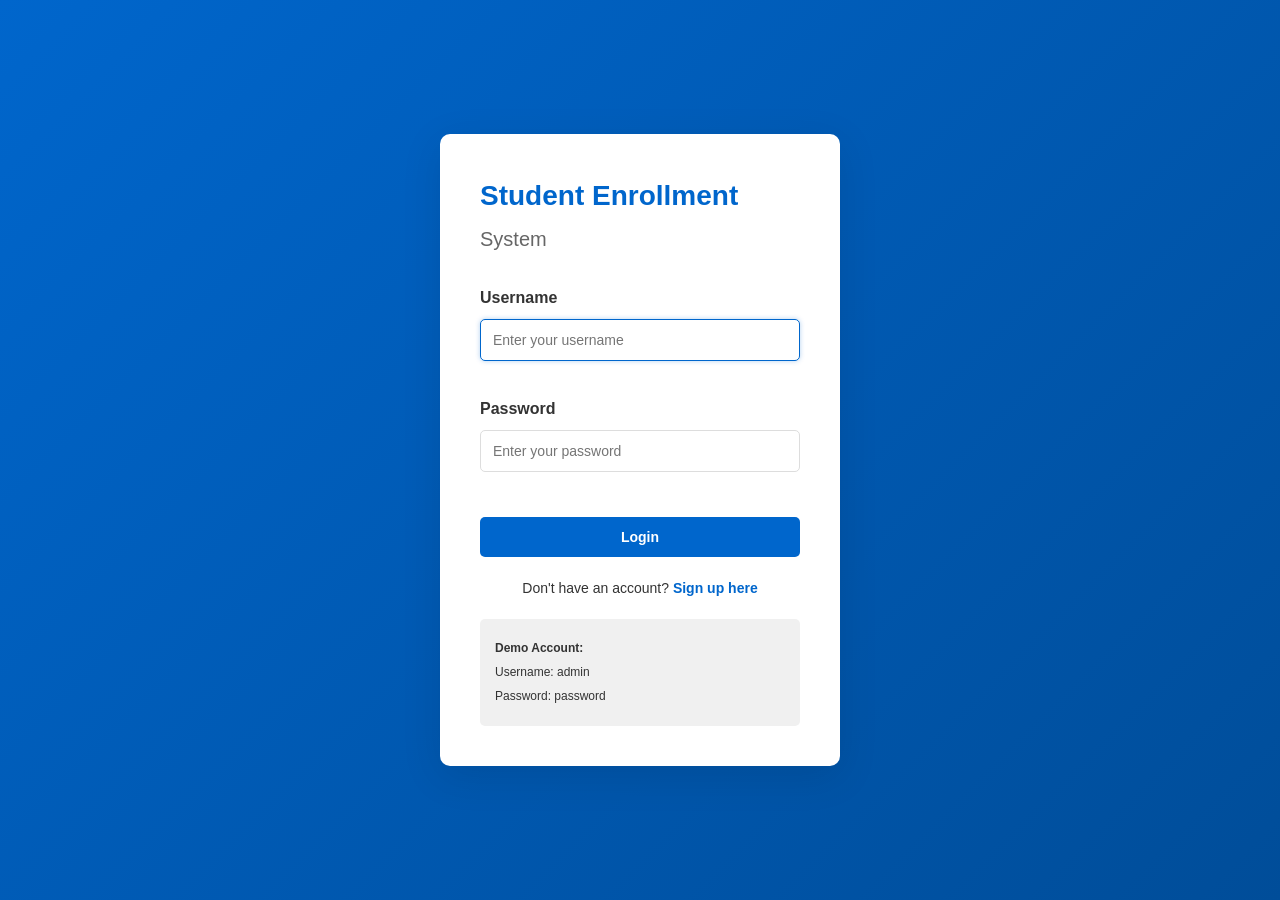
<file: Attendancesystem (4)_091353/Attendancesystem/index.html>
<!DOCTYPE html>
<html lang="en">
<head>
    <meta charset="UTF-8">
    <meta name="viewport" content="width=device-width, initial-scale=1.0">
    <title>Login - Student Enrollment System</title>
    <link rel="stylesheet" href="styles.css">
</head>
<body>
    <div class="auth-container">
        <div class="auth-card">
            <h1>Student Enrollment</h1>
            <h2>System</h2>
            
            <div id="error-msg" class="alert alert-error" style="display:none;"></div>
            
            <form id="loginForm" class="form">
                <div class="form-group">
                    <label for="username">Username</label>
                    <input type="text" id="username" name="username" required placeholder="Enter your username" autofocus>
                </div>
                <div class="form-group">
                    <label for="password">Password</label>
                    <input type="password" id="password" name="password" required placeholder="Enter your password">
                </div>
                <button type="submit" class="btn btn-primary">Login</button>
            </form>
            
            <p class="auth-link">Don't have an account? <a href="signup.html">Sign up here</a></p>
            
            <div class="demo-credentials">
                <p><strong>Demo Account:</strong></p>
                <p>Username: admin</p>
                <p>Password: password</p>
            </div>
        </div>
    </div>
    
    <script src="store.js"></script>
    <script src="script.js"></script>
</body>
</html>
</file>
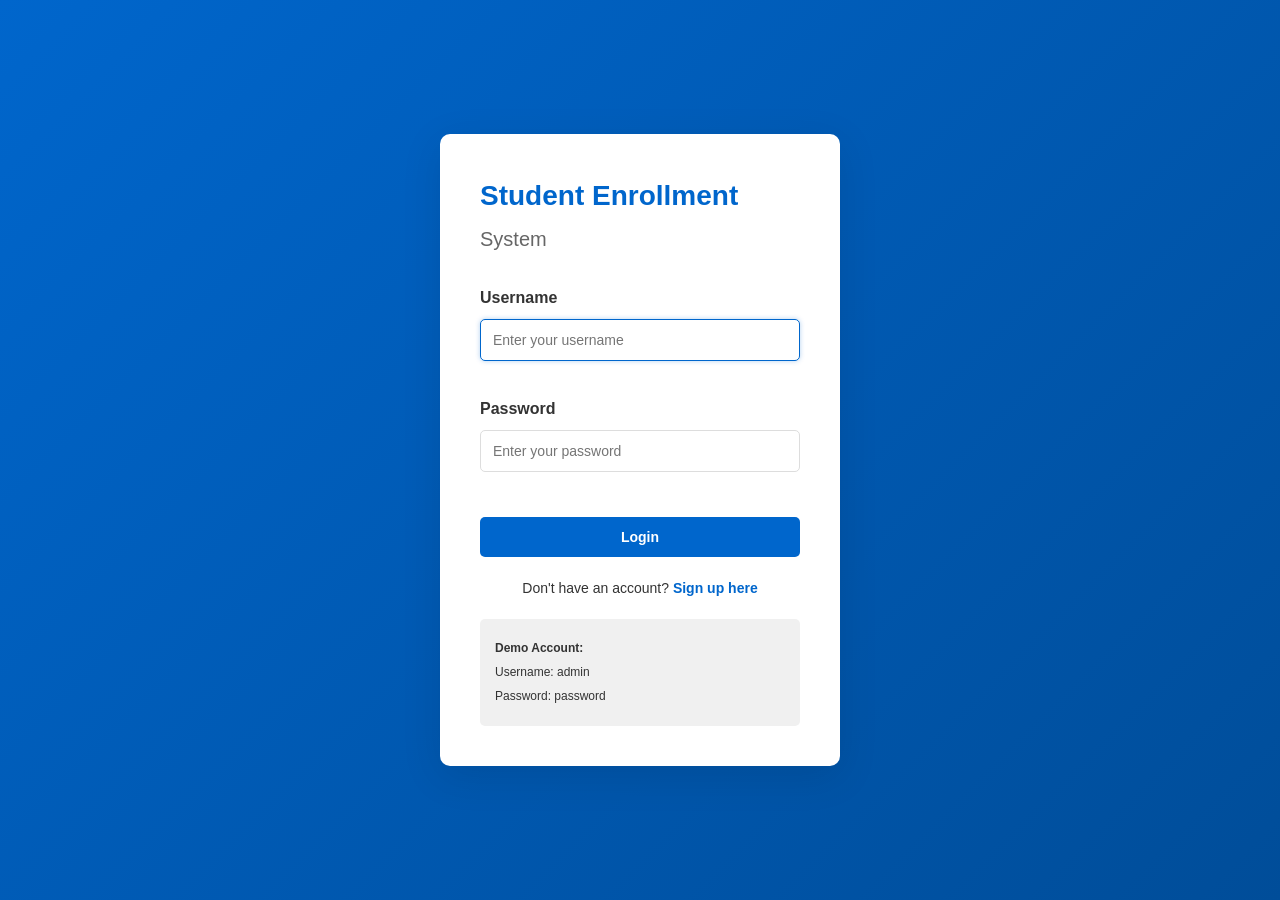
<file: Attendancesystem (4)_091353/Attendancesystem/add-student.html>
<!DOCTYPE html>
<html lang="en">
<head>
    <meta charset="UTF-8">
    <meta name="viewport" content="width=device-width, initial-scale=1.0">
    <title>Add Student - Student Enrollment System</title>
    <link rel="stylesheet" href="styles.css">
</head>
<body>
    <header class="header">
        <div class="header-content">
            <h1>Student Enrollment System</h1>
            <div class="user-info">
                <span>Welcome, <span id="user-name-display">User</span>!</span>
                <button id="logoutBtn" class="btn btn-logout">Logout</button>
            </div>
        </div>
    </header>

    <div class="container">
        <div class="page-header">
            <h2>Add New Student</h2>
            <a href="dashboard.html" class="btn btn-secondary">← Back to Dashboard</a>
        </div>

        <div id="error-msg" class="alert alert-error" style="display:none;"></div>
        <div id="success-msg" class="alert alert-success" style="display:none;"></div>

        <section class="card add-student-section">
            <form id="addStudentForm" class="form form-large">
                <div class="form-group">
                    <label for="student_id">Student ID</label>
                    <input type="text" id="student_id" name="student_id" required placeholder="e.g. 2023-0001" autofocus>
                </div>
                <div class="form-group">
                    <label for="full_name">Full Name</label>
                    <input type="text" id="full_name" name="full_name" required placeholder="John Doe">
                </div>
                <div class="form-group">
                    <label for="course">Course</label>
                    <select id="course" name="course" required>
                        <option value="">Select a course...</option>
                        <option value="BSIT">Bachelor of Science in Information Technology (BSIT)</option>
                        <option value="BSBA">Bachelor of Science in Business Administration (BSBA)</option>
                        <option value="BSHM">Bachelor of Science in Hospitality Management (BSHM)</option>
                        <option value="BSTM">Bachelor of Science in Tourism Management (BSTM)</option>
                    </select>
                </div>
                <div class="form-group">
                    <label for="year_level">Year Level</label>
                    <select id="year_level" name="year_level" required>
                        <option value="">Select year level...</option>
                        <option value="1">1st Year</option>
                        <option value="2">2nd Year</option>
                        <option value="3">3rd Year</option>
                        <option value="4">4th Year</option>
                    </select>
                </div>
                <div class="form-group">
                    <label for="email">Email Address</label>
                    <input type="email" id="email" name="email" required placeholder="student@example.com">
                </div>
                
                <button type="submit" class="btn btn-primary btn-large mt-20">Save Student Record</button>
            </form>
        </section>
    </div>

    <script src="store.js"></script>
    <script src="script.js"></script>
</body>
</html>
</file>
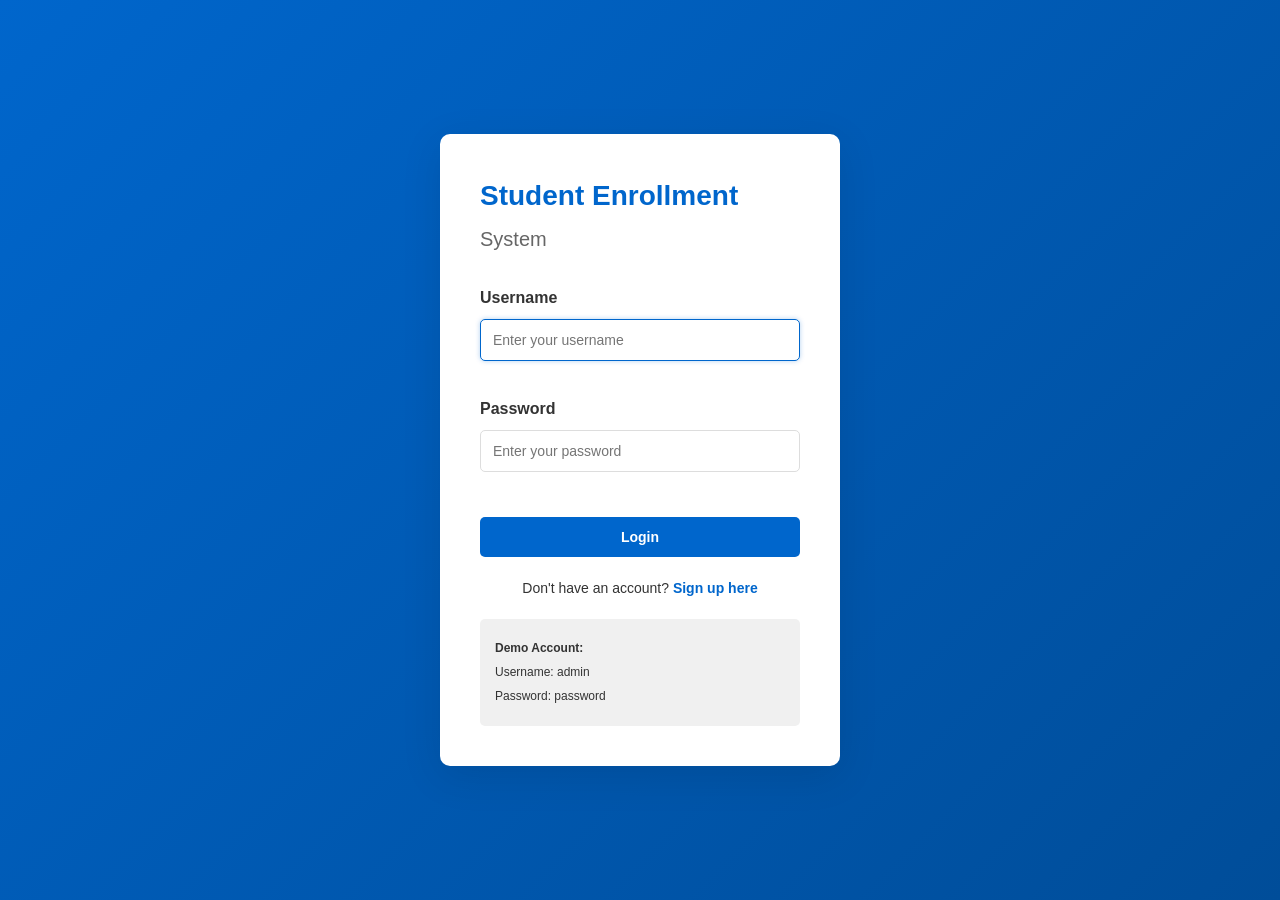
<file: Attendancesystem (4)_091353/Attendancesystem/dashboard.html>
<!DOCTYPE html>
<html lang="en">
<head>
    <meta charset="UTF-8">
    <meta name="viewport" content="width=device-width, initial-scale=1.0">
    <title>Dashboard - Student Enrollment System</title>
    <link rel="stylesheet" href="styles.css">
</head>
<body>
    <header class="header">
        <div class="header-content">
            <h1>Student Enrollment System</h1>
            <div class="user-info">
                <span>Welcome, <span id="user-name-display">User</span>!</span>
                <button id="logoutBtn" class="btn btn-logout">Logout</button>
            </div>
        </div>
    </header>

    <div class="container">
        <div class="page-header">
            <h2>Dashboard Overview</h2>
        </div>

        <section class="stats-section">
            <div class="stat-card">
                <div class="stat-number" id="stat-total">0</div>
                <div class="stat-label">Total Students</div>
            </div>
            <div class="stat-card">
                <div class="stat-number" id="stat-bsit">0</div>
                <div class="stat-label">BSIT</div>
            </div>
            <div class="stat-card">
                <div class="stat-number" id="stat-bsba">0</div>
                <div class="stat-label">BSBA</div>
            </div>
            <div class="stat-card">
                <div class="stat-number" id="stat-bshm">0</div>
                <div class="stat-label">BSHM</div>
            </div>
            <div class="stat-card">
                <div class="stat-number" id="stat-bstm">0</div>
                <div class="stat-label">BSTM</div>
            </div>
        </section>

        <section class="menu-section">
            <h2>Quick Actions</h2>
            <div class="menu-grid">
                <a href="add-student.html" class="menu-card">
                    <div class="menu-icon">📝</div>
                    <h3>Add Student</h3>
                    <p>Enroll a new student into the system</p>
                </a>
                <a href="view-students.html" class="menu-card">
                    <div class="menu-icon">📋</div>
                    <h3>View All</h3>
                    <p>See complete list of enrolled students</p>
                </a>

                <a href="#" id="logoutCardBtn" class="menu-card logout-card">
                    <div class="menu-icon">🚪</div>
                    <h3>Logout</h3>
                    <p>Securely end your session</p>
                </a>
            </div>
        </section>
    </div>

    <script src="store.js"></script>
    <script src="script.js"></script>
</body>
</html>
</file>
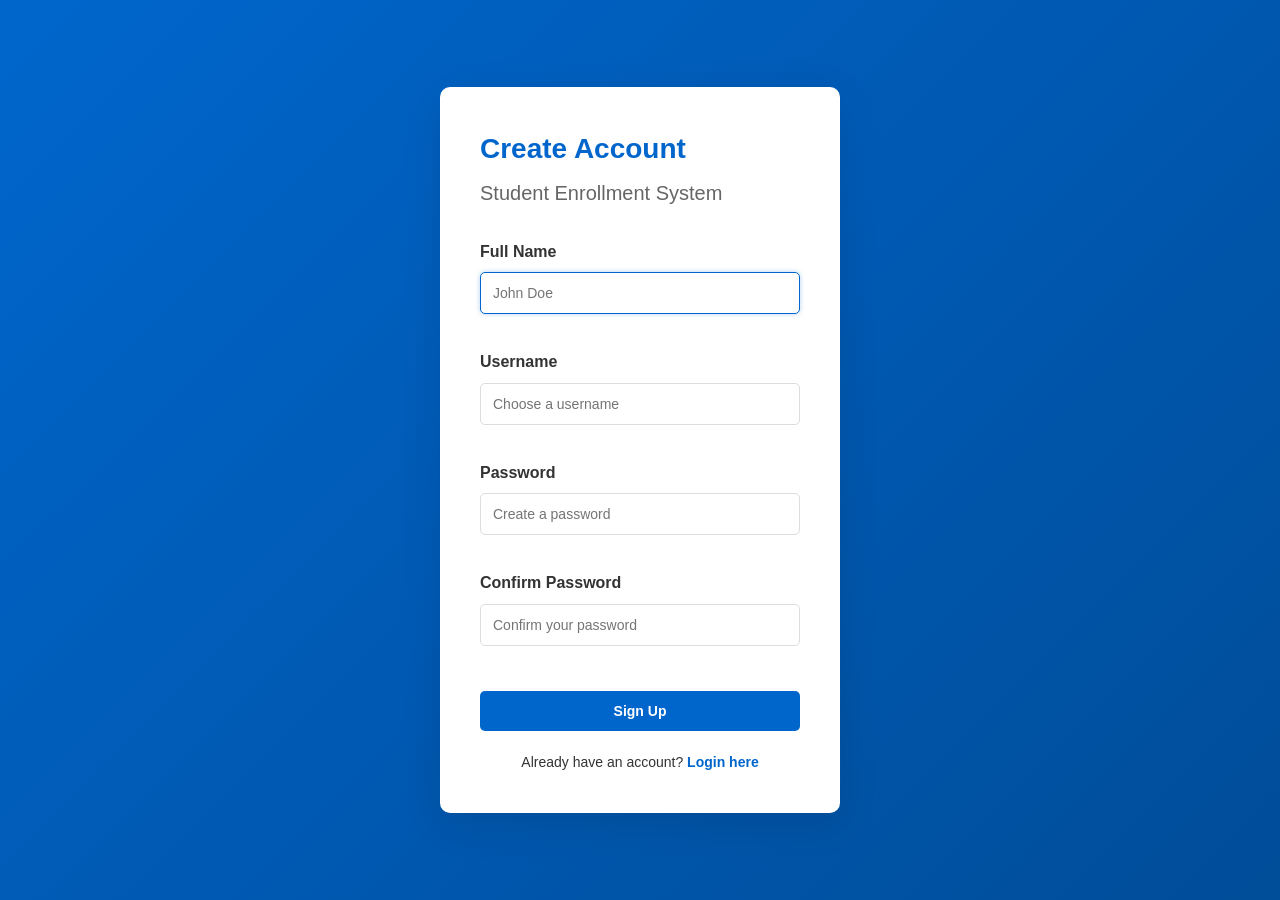
<file: Attendancesystem (4)_091353/Attendancesystem/signup.html>
<!DOCTYPE html>
<html lang="en">
<head>
    <meta charset="UTF-8">
    <meta name="viewport" content="width=device-width, initial-scale=1.0">
    <title>Sign Up - Student Enrollment System</title>
    <link rel="stylesheet" href="styles.css">
</head>
<body>
    <div class="auth-container">
        <div class="auth-card">
            <h1>Create Account</h1>
            <h2>Student Enrollment System</h2>
            
            <div id="error-msg" class="alert alert-error" style="display:none;"></div>
            <div id="success-msg" class="alert alert-success" style="display:none;"></div>
            
            <form id="signupForm" class="form">
                <div class="form-group">
                    <label for="fullName">Full Name</label>
                    <input type="text" id="fullName" name="fullName" required placeholder="John Doe" autofocus>
                </div>
                <div class="form-group">
                    <label for="username">Username</label>
                    <input type="text" id="username" name="username" required placeholder="Choose a username">
                </div>
                <div class="form-group">
                    <label for="password">Password</label>
                    <input type="password" id="password" name="password" required placeholder="Create a password">
                </div>
                <div class="form-group">
                    <label for="confirmPassword">Confirm Password</label>
                    <input type="password" id="confirmPassword" name="confirmPassword" required placeholder="Confirm your password">
                </div>
                <button type="submit" class="btn btn-primary">Sign Up</button>
            </form>
            
            <p class="auth-link">Already have an account? <a href="index.html">Login here</a></p>
        </div>
    </div>
    
    <script src="store.js"></script>
    <script src="script.js"></script>
</body>
</html>
</file>
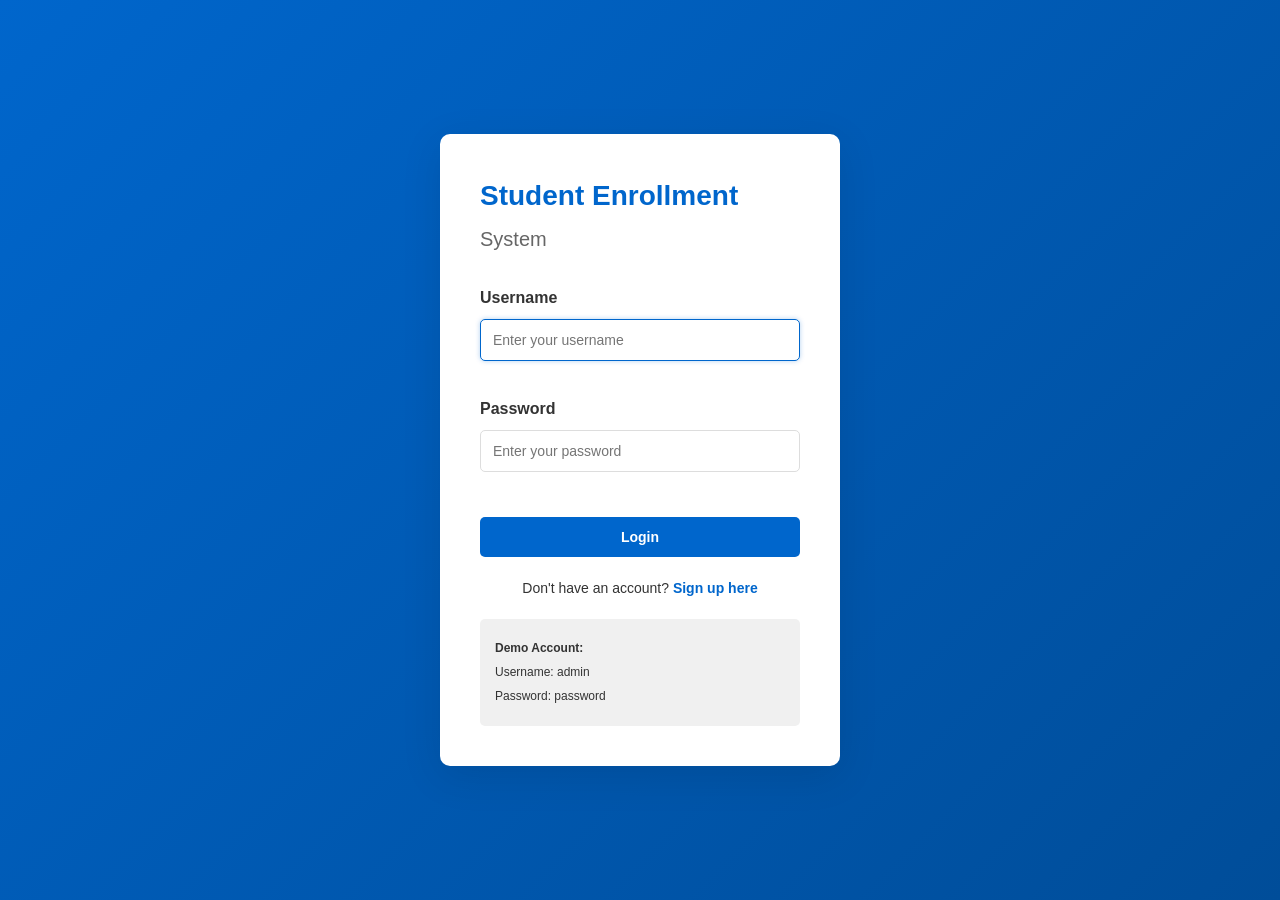
<file: Attendancesystem (4)_091353/Attendancesystem/view-students.html>
<!DOCTYPE html>
<html lang="en">
<head>
    <meta charset="UTF-8">
    <meta name="viewport" content="width=device-width, initial-scale=1.0">
    <title>View Students - Student Enrollment System</title>
    <link rel="stylesheet" href="styles.css">
</head>
<body>
    <header class="header">
        <div class="header-content">
            <h1>Student Enrollment System</h1>
            <div class="user-info">
                <span>Welcome, <span id="user-name-display">User</span>!</span>
                <button id="logoutBtn" class="btn btn-logout">Logout</button>
            </div>
        </div>
    </header>

    <div class="container">
        <div class="page-header">
            <h2>All Student Records</h2>
            <a href="dashboard.html" class="btn btn-secondary">← Back to Dashboard</a>
        </div>

        <div id="error-msg" class="alert alert-error" style="display:none;"></div>
        <div id="success-msg" class="alert alert-success" style="display:none;"></div>

        <section class="card search-section" style="margin-bottom: 20px;">
            <div class="search-bar">
                <input type="text" id="searchInput" placeholder="Search by ID, Name, or Email...">
            </div>
        </section>

        <section class="card">
            <div class="table-wrapper">
                <table class="table">
                    <thead>
                        <tr>
                            <th>ID</th>
                            <th>Name</th>
                            <th>Course</th>
                            <th>Year</th>
                            <th>Email</th>
                            <th>Action</th>
                        </tr>
                    </thead>
                    <tbody id="student-table-body">
                        <!-- Rows populated by JS -->
                    </tbody>
                </table>
            </div>
            <p class="text-center mt-20" style="color: #666;">
                Showing <strong id="total-students-count">0</strong> student(s)
            </p>
        </section>

        <section class="card mt-20">
            <h3>Quick Actions</h3>
            <div class="action-buttons mt-20">
                <a href="add-student.html" class="btn btn-primary text-center">Add New Student</a>
            </div>
        </section>
    </div>

    <script src="store.js"></script>
    <script src="script.js"></script>
</body>
</html>
</file>
<file: Attendancesystem (4)_091353/Attendancesystem/styles.css>
/* Global Styles */
* {
    margin: 0;
    padding: 0;
    box-sizing: border-box;
}

body {
    font-family: 'Segoe UI', Tahoma, Geneva, Verdana, sans-serif;
    background-color: #f5f5f5;
    color: #333;
    line-height: 1.6;
}

/* Authentication Pages */
.auth-container {
    display: flex;
    justify-content: center;
    align-items: center;
    min-height: 100vh;
    background: linear-gradient(135deg, #0066cc 0%, #004d99 100%);
    padding: 20px;
}

.auth-card {
    background: white;
    padding: 40px;
    border-radius: 10px;
    box-shadow: 0 10px 40px rgba(0, 0, 0, 0.1);
    width: 100%;
    max-width: 400px;
}

.auth-card h1 {
    color: #0066cc;
    font-size: 28px;
    margin-bottom: 5px;
}

.auth-card h2 {
    color: #666;
    font-size: 20px;
    margin-bottom: 30px;
    font-weight: 500;
}

.form-group {
    margin-bottom: 20px;
    display: flex;
    flex-direction: column;
}

.form-group label {
    font-weight: 600;
    margin-bottom: 8px;
    color: #333;
}

.form-group input,
.form-group select {
    padding: 12px;
    border: 1px solid #ddd;
    border-radius: 5px;
    font-size: 14px;
    transition: border-color 0.3s;
}

.form-group input:focus,
.form-group select:focus {
    outline: none;
    border-color: #0066cc;
    box-shadow: 0 0 5px rgba(0, 102, 204, 0.3);
}

/* Buttons */
.btn {
    padding: 12px 24px;
    border: none;
    border-radius: 5px;
    font-size: 14px;
    cursor: pointer;
    transition: all 0.3s;
    font-weight: 600;
}

.btn-primary {
    background-color: #0066cc;
    color: white;
    width: 100%;
    margin-top: 10px;
}

.btn-primary:hover {
    background-color: #0052a3;
    transform: translateY(-2px);
    box-shadow: 0 5px 15px rgba(0, 102, 204, 0.4);
}

.btn-logout {
    background-color: #cc0000;
    color: white;
    padding: 8px 16px;
    font-size: 12px;
}

.btn-logout:hover {
    background-color: #990000;
}

.btn-edit {
    background-color: #0066cc;
    color: white;
    margin-right: 10px;
}

.btn-edit:hover {
    background-color: #0052a3;
}

.btn-delete {
    background-color: #0066ff;
    color: white;
}

.btn-delete:hover {
    background-color: #0052a3;
}

.btn-sm {
    padding: 6px 12px;
    font-size: 12px;
}

/* Alerts */
.alert {
    padding: 15px;
    margin-bottom: 20px;
    border-radius: 5px;
    font-size: 14px;
}

.alert-error {
    background-color: #f8d7da;
    color: #721c24;
    border: 1px solid #f5c6cb;
}

.alert-success {
    background-color: #d4edda;
    color: #155724;
    border: 1px solid #c3e6cb;
}

.auth-link {
    text-align: center;
    margin-top: 20px;
    font-size: 14px;
}

.auth-link a {
    color: #0066cc;
    text-decoration: none;
    font-weight: 600;
}

.auth-link a:hover {
    text-decoration: underline;
}

.demo-credentials {
    margin-top: 20px;
    padding: 15px;
    background-color: #f0f0f0;
    border-radius: 5px;
    font-size: 12px;
}

.demo-credentials p {
    margin: 5px 0;
}

/* Dashboard Header */
.header {
    background: linear-gradient(135deg, #0066cc 0%, #004d99 100%);
    color: white;
    padding: 20px 0;
    box-shadow: 0 5px 15px rgba(0, 0, 0, 0.1);
}

.header-content {
    max-width: 1400px;
    margin: 0 auto;
    padding: 0 20px;
    display: flex;
    justify-content: space-between;
    align-items: center;
}

.header h1 {
    font-size: 28px;
    font-weight: bold;
}

.user-info {
    display: flex;
    align-items: center;
    gap: 20px;
    font-size: 14px;
}

/* Container */
.container {
    max-width: 1400px;
    margin: 0 auto;
    padding: 30px 20px;
}

/* Statistics Section */
.stats-section {
    display: grid;
    grid-template-columns: repeat(auto-fit, minmax(200px, 1fr));
    gap: 20px;
    margin-bottom: 40px;
}

.stat-card {
    background: white;
    padding: 30px;
    border-radius: 10px;
    box-shadow: 0 5px 15px rgba(0, 0, 0, 0.08);
    text-align: center;
    transition: transform 0.3s, box-shadow 0.3s;
}

.stat-card:hover {
    transform: translateY(-5px);
    box-shadow: 0 10px 25px rgba(0, 0, 0, 0.15);
}

.stat-number {
    font-size: 48px;
    font-weight: bold;
    color: #0066cc;
}

.stat-label {
    color: #666;
    margin-top: 10px;
    font-size: 16px;
}

/* Content Grid */
.content-grid {
    display: grid;
    grid-template-columns: 1fr 2fr;
    gap: 30px;
    margin-bottom: 40px;
}

@media (max-width: 1024px) {
    .content-grid {
        grid-template-columns: 1fr;
    }
}

/* Cards */
.card {
    background: white;
    padding: 30px;
    border-radius: 10px;
    box-shadow: 0 5px 15px rgba(0, 0, 0, 0.08);
}

.card h2 {
    color: #333;
    margin-bottom: 20px;
    font-size: 24px;
}

/* Form */
.form {
    display: flex;
    flex-direction: column;
    gap: 15px;
}

.add-student-section .form input,
.add-student-section .form select {
    padding: 12px;
    border: 1px solid #ddd;
    border-radius: 5px;
    font-size: 14px;
}

.add-student-section .form input:focus,
.add-student-section .form select:focus {
    outline: none;
    border-color: #0066cc;
    box-shadow: 0 0 5px rgba(0, 102, 204, 0.3);
}

/* Search Section */
.search-section {
    margin-bottom: 20px;
}

.search-form {
    display: flex;
    gap: 10px;
}

.search-form input {
    flex: 1;
    padding: 12px;
    border: 1px solid #ddd;
    border-radius: 5px;
    font-size: 14px;
}

.search-form input:focus {
    outline: none;
    border-color: #0066cc;
    box-shadow: 0 0 5px rgba(0, 102, 204, 0.3);
}

/* Action Buttons */
.action-buttons {
    display: flex;
    gap: 10px;
    margin-bottom: 20px;
}

.action-buttons .btn {
    flex: 1;
    margin: 0;
}

/* Table */
.table-wrapper {
    overflow-x: auto;
}

.table {
    width: 100%;
    border-collapse: collapse;
    font-size: 14px;
}

.table thead {
    background-color: #0066cc;
    color: white;
}

.table thead th {
    padding: 15px;
    text-align: left;
    font-weight: 600;
}

.table tbody td {
    padding: 12px 15px;
    border-bottom: 1px solid #eee;
}

.table tbody tr:hover {
    background-color: #f9f9f9;
}

.table tbody tr:nth-child(even) {
    background-color: #f5f5f5;
}

.text-center {
    text-align: center;
    color: #999;
}

/* Responsive Design */
@media (max-width: 768px) {
    .header-content {
        flex-direction: column;
        gap: 15px;
        text-align: center;
    }

    .header h1 {
        font-size: 24px;
    }

    .user-info {
        flex-direction: column;
        gap: 10px;
    }

    .stats-section {
        grid-template-columns: repeat(auto-fit, minmax(150px, 1fr));
    }

    .stat-number {
        font-size: 32px;
    }

    .stat-label {
        font-size: 12px;
    }

    .auth-card {
        padding: 30px 20px;
    }

    .action-buttons {
        flex-direction: column;
    }

    .search-form {
        flex-direction: column;
    }

    .search-form .btn {
        width: 100%;
    }

    .table {
        font-size: 12px;
    }

    .table thead th,
    .table tbody td {
        padding: 10px;
    }

    .btn-sm {
        padding: 4px 8px;
        font-size: 10px;
    }
}

/* Utility Classes */
.text-center {
    text-align: center;
}

.mt-20 {
    margin-top: 20px;
}

.mb-20 {
    margin-bottom: 20px;
}

/* Page Header */
.page-header {
    display: flex;
    justify-content: space-between;
    align-items: center;
    margin-bottom: 30px;
    padding: 20px;
    background: white;
    border-radius: 10px;
    box-shadow: 0 5px 15px rgba(0, 0, 0, 0.08);
}

.page-header h2 {
    color: #333;
    font-size: 28px;
    margin: 0;
}

.btn-secondary {
    background-color: #666;
    color: white;
}

.btn-secondary:hover {
    background-color: #555;
}

/* Menu Section */
.menu-section {
    margin-bottom: 40px;
}

.menu-section h2 {
    color: #333;
    margin-bottom: 25px;
    font-size: 24px;
}

.menu-grid {
    display: grid;
    grid-template-columns: repeat(auto-fit, minmax(200px, 1fr));
    gap: 20px;
}

.menu-card {
    background: white;
    padding: 30px;
    border-radius: 10px;
    box-shadow: 0 5px 15px rgba(0, 0, 0, 0.08);
    text-decoration: none;
    color: #333;
    text-align: center;
    transition: all 0.3s;
    border: 2px solid transparent;
    cursor: pointer;
}

.menu-card:hover {
    transform: translateY(-10px);
    box-shadow: 0 15px 30px rgba(0, 0, 0, 0.15);
    border-color: #0066cc;
    background: linear-gradient(135deg, rgba(0, 102, 204, 0.05) 0%, rgba(0, 82, 163, 0.05) 100%);
}

.menu-icon {
    font-size: 48px;
    margin-bottom: 15px;
}

.menu-card h3 {
    font-size: 18px;
    margin-bottom: 10px;
    color: #0066cc;
}

.menu-card p {
    font-size: 13px;
    color: #666;
}

.menu-card.logout-card {
    background-color: #fff5f5;
}

.menu-card.logout-card:hover {
    border-color: #cc0000;
    background: linear-gradient(135deg, rgba(204, 0, 0, 0.05) 0%, rgba(204, 0, 0, 0.05) 100%);
}

.menu-card.logout-card h3 {
    color: #cc0000;
}

/* Form Large */
.form-large {
    max-width: 600px;
}

.btn-large {
    padding: 15px 40px;
    font-size: 16px;
}

/* Search Bar */
.search-bar {
    display: flex;
    gap: 10px;
}

.search-bar input {
    flex: 1;
    padding: 12px;
    border: 1px solid #ddd;
    border-radius: 5px;
    font-size: 14px;
}

.search-bar input:focus {
    outline: none;
    border-color: #0066cc;
    box-shadow: 0 0 5px rgba(0, 102, 204, 0.3);
}

.search-bar .btn {
    margin: 0;
}

/* Animations */
@keyframes slideIn {
    from {
        opacity: 0;
        transform: translateY(20px);
    }
    to {
        opacity: 1;
        transform: translateY(0);
    }
}

.card,
.stat-card,
.auth-card,
.menu-card,
.page-header {
    animation: slideIn 0.3s ease-out;
}
</file>
